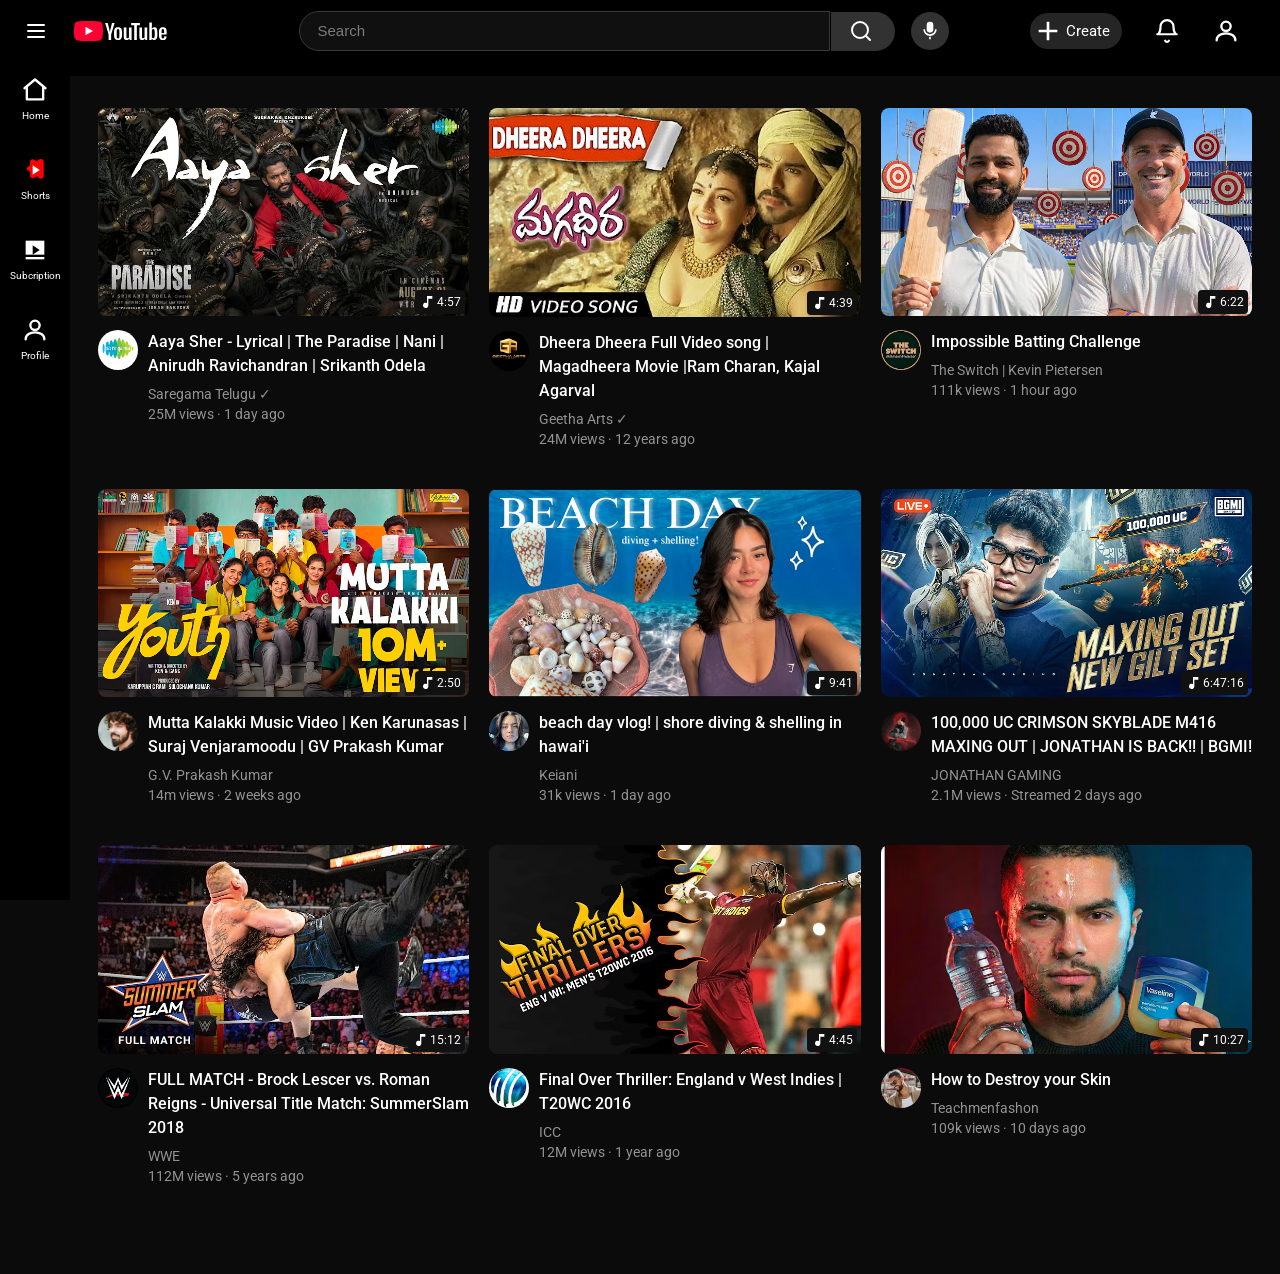
<file: index.html>
<!DOCTYPE html>
<html>
    <head>
        <title> youtube.com </title>
        <!-- Roboto Font -->
        <link rel="preconnect" href="https://fonts.googleapis.com">
        <link rel="preconnect" href="https://fonts.gstatic.com" crossorigin>
        <link href="https://fonts.googleapis.com/css2?family=Roboto:ital,wght@0,100..900;1,100..900&display=swap" rel="stylesheet">

        <link href="https://fonts.googleapis.com/css2?family=Roboto:wght@400;500;700&display=swap" rel="stylesheet">

        <!-- style sheet relations -->
        <!-- <link rel="stylesheet" href="youtube.css"> -->
        <link rel="stylesheet" href="styles/general.css">
        <link rel="stylesheet" href="styles/header.css">
        <link rel="stylesheet" href="styles/sidebar.css">
        <link rel="stylesheet" href="styles/video.css">

    </head>

    <body>

        <header class="header">
            <div class="left-section">
                <img class="humburger-menu-button" src="icons/humburger symbol.svg">
                <div class="youtube-logo-svg">
                    <svg xmlns="http://www.w3.org/2000/svg" id="yt-ringo2-svg_yt6" width="93" height="20" viewBox="0 0 93 20" focusable="false" aria-hidden="true" style="pointer-events: none; display: inherit; width: 100%; height: 100%;">
                    <g>
                        <path d="M14.4848 20C14.4848 20 23.5695 20 25.8229 19.4C27.0917 19.06 28.0459 18.08 28.3808 16.87C29 14.65 29 9.98 29 9.98C29 9.98 29 5.34 28.3808 3.14C28.0459 1.9 27.0917 0.94 25.8229 0.61C23.5695 0 14.4848 0 14.4848 0C14.4848 0 5.42037 0 3.17711 0.61C1.9286 0.94 0.954148 1.9 0.59888 3.14C0 5.34 0 9.98 0 9.98C0 9.98 0 14.65 0.59888 16.87C0.954148 18.08 1.9286 19.06 3.17711 19.4C5.42037 20 14.4848 20 14.4848 20Z" fill="#FF0033"></path>
                        <path d="M19 10L11.5 5.75V14.25L19 10Z" fill="white"></path>
                    </g>
                    <g id="youtube-paths_yt6" fill="white">
                        <path d="M37.1384 18.8999V13.4399L40.6084 2.09994H38.0184L36.6984 7.24994C36.3984 8.42994 36.1284 9.65994 35.9284 10.7999H35.7684C35.6584 9.79994 35.3384 8.48994 35.0184 7.22994L33.7384 2.09994H31.1484L34.5684 13.4399V18.8999H37.1384Z"></path>
                        <path d="M44.1003 6.29994C41.0703 6.29994 40.0303 8.04994 40.0303 11.8199V13.6099C40.0303 16.9899 40.6803 19.1099 44.0403 19.1099C47.3503 19.1099 48.0603 17.0899 48.0603 13.6099V11.8199C48.0603 8.44994 47.3803 6.29994 44.1003 6.29994ZM45.3903 14.7199C45.3903 16.3599 45.1003 17.3899 44.0503 17.3899C43.0203 17.3899 42.7303 16.3499 42.7303 14.7199V10.6799C42.7303 9.27994 42.9303 8.02994 44.0503 8.02994C45.2303 8.02994 45.3903 9.34994 45.3903 10.6799V14.7199Z"></path>
                        <path d="M52.2713 19.0899C53.7313 19.0899 54.6413 18.4799 55.3913 17.3799H55.5013L55.6113 18.8999H57.6012V6.53994H54.9613V16.4699C54.6812 16.9599 54.0312 17.3199 53.4212 17.3199C52.6512 17.3199 52.4113 16.7099 52.4113 15.6899V6.53994H49.7812V15.8099C49.7812 17.8199 50.3613 19.0899 52.2713 19.0899Z"></path>
                        <path d="M62.8261 18.8999V4.14994H65.8661V2.09994H57.1761V4.14994H60.2161V18.8999H62.8261Z"></path>
                        <path d="M67.8728 19.0899C69.3328 19.0899 70.2428 18.4799 70.9928 17.3799H71.1028L71.2128 18.8999H73.2028V6.53994H70.5628V16.4699C70.2828 16.9599 69.6328 17.3199 69.0228 17.3199C68.2528 17.3199 68.0128 16.7099 68.0128 15.6899V6.53994H65.3828V15.8099C65.3828 17.8199 65.9628 19.0899 67.8728 19.0899Z"></path>
                        <path d="M80.6744 6.26994C79.3944 6.26994 78.4744 6.82994 77.8644 7.73994H77.7344C77.8144 6.53994 77.8744 5.51994 77.8744 4.70994V1.43994H75.3244L75.3144 12.1799L75.3244 18.8999H77.5444L77.7344 17.6999H77.8044C78.3944 18.5099 79.3044 19.0199 80.5144 19.0199C82.5244 19.0199 83.3844 17.2899 83.3844 13.6099V11.6999C83.3844 8.25994 82.9944 6.26994 80.6744 6.26994ZM80.7644 13.6099C80.7644 15.9099 80.4244 17.2799 79.3544 17.2799C78.8544 17.2799 78.1644 17.0399 77.8544 16.5899V9.23994C78.1244 8.53994 78.7244 8.02994 79.3944 8.02994C80.4744 8.02994 80.7644 9.33994 80.7644 11.7299V13.6099Z"></path>
                        <path d="M92.6517 11.4999C92.6517 8.51994 92.3517 6.30994 88.9217 6.30994C85.6917 6.30994 84.9717 8.45994 84.9717 11.6199V13.7899C84.9717 16.8699 85.6317 19.1099 88.8417 19.1099C91.3817 19.1099 92.6917 17.8399 92.5417 15.3799L90.2917 15.2599C90.2617 16.7799 89.9117 17.3999 88.9017 17.3999C87.6317 17.3999 87.5717 16.1899 87.5717 14.3899V13.5499H92.6517V11.4999ZM88.8617 7.96994C90.0817 7.96994 90.1717 9.11994 90.1717 11.0699V12.0799H87.5717V11.0699C87.5717 9.13994 87.6517 7.96994 88.8617 7.96994Z"></path>
                    </g>
                    </svg>
                </div> 
            </div>
            <div class="middle-section">
                <input class="searchbar" type="text" placeholder="Search">
                <button class="search-icon-button">
                    <img class="search-icon" src="icons/search icon.svg">
                    <div class="tooltip"> Search </div>
                </button>
                <button class="mic-icon-button">
                    <img class="mic-icon" src="icons/mic icon svg.svg">
                    <div class="tooltip"> Search with your voice </div>
                </button>
            </div>
            <div class="right-section">
                <div class="create-section">
                    <img class="create-button" src="icons/create plus icon.svg">
                    <span class="create"> Create </span>
                </div>
                
                <div class="notification-icon-button">
                    <img  class="notification-icon" src="icons/notification icon  2.svg">
                    <div class="tooltip"> Notifications </div>
                </div>
                <img  class="profile-icon" src="icons/profile 2.svg">
            </div>
        </header>

        <!-- nav -->
        <nav class="sidebar">
            <div class="button-1">
                <img class="sidebar-icon" src="icons/home 2.svg">
                Home
            </div>
            <div class="button-1">
                <img class="sidebar-icon" src="icons/shorts icon.svg">
                Shorts
            </div>
            <div class="button-1">
                <img class="sidebar-icon"  src="icons/subscription icon.svg">
                Subcription
            </div>
            <div class="button-1">
                <img class="sidebar-icon"  src="icons/profile 2.svg">
                Profile
            </div>
        </nav>

        <!-- video Grid -->
        <main>

        <div class="video-grid">
            <div class="video-preview">
                <div class="video-image">
                    <img class="channel-picture" src="images/AyaaSher.avif" alt="Profile-picture">
                    <div class="video-time"> <img class="video-length" src="icons/muxic icon.svg"> 4:57 </div>
                </div>
                <div class="video-info-grid">
                    <div class="channel-profile">
                        <img class="channel-profile-picture" src="images/ayasherProfile.jpg">
                    </div>
                    <div class="video-info">
                        <p class="video-title"> Aaya Sher - Lyrical | The Paradise | Nani | Anirudh Ravichandran | Srikanth Odela
                        </p>
                        <p class="video-author"> Saregama Telugu <span class="checkmark">&checkmark;</span></p>
                        <p class="video-stats"> 25M views &middot; 1 day ago </p>
                    </div>
                </div>
            </div>

            <div class="video-preview">
                <div class="video-image">
                    <img class="channel-picture" src="images/Magadheera.jpg" alt="Profile-picture">
                    <div class="video-time"> <img class="video-length" src="icons/muxic icon.svg"> 4:39 </div>
                </div>
                <div class="video-info-grid">
                    <div>
                        <img class="channel-profile-picture" src="images/magadheeraprofile.jpg">
                    </div>
                    <div class="video-info">
                        <p class="video-title"> Dheera Dheera Full Video song | Magadheera Movie |Ram Charan, Kajal Agarval
                        </p>
                        <p class="video-author"> Geetha Arts <span class="checkmark">&checkmark;</span></p>
                        <p class="video-stats"> 24M views &middot; 12 years ago </p>
                    </div>
                </div>
            </div>

            <div class="video-preview">
                <div class="video-image">
                    <img class="channel-picture" src="images/Rohit.avif">
                    <div class="video-time"> <img class="video-length" src="icons/muxic icon.svg"> 6:22 </div>
                </div>
                <div class="video-info-grid">
                    <div class="channel-profile">
                        <img class="channel-profile-picture" src="images/rohitProfile.jpg">
                    </div>
                    <div class="video-info">
                        <p class="video-title"> Impossible Batting Challenge </p>
                        <p class="video-author"> The Switch | Kevin Pietersen </p>
                        <p class="video-stats"> 111k views &middot; 1 hour ago </p>
                    </div>
                </div>
            </div>
            
            <!-- main Vertical div -->
            <div class="video-preview">
                <!-- inside first vertical layout div -->
                <div class="video-image">
                    <img class="channel-picture" src="images/MuttaKalaki.avif">
                    <div class="video-time"> <img class="video-length" src="icons/muxic icon.svg"> 2:50 </div>
                </div>
                <!-- inside second vertical layout div -->
                <div class="video-info-grid">
                    <!-- in second vertical layout first Horizontal div -->
                    <div class="channel-profile">
                        <img class="channel-profile-picture" src="images/muttaprofile.jpg">
                    </div>
                    <!-- in second vertical layout second Horizontal div -->
                    <div class="video-info">
                        <p class="video-title"> Mutta Kalakki Music Video | Ken Karunasas | Suraj Venjaramoodu | GV Prakash Kumar </p>
                        <p class="video-author"> G.V. Prakash Kumar </p>
                        <p class="video-stats"> 14m views &middot; 2 weeks ago</p>
                    </div>
                </div>
            </div>

            <div>
                <div class="video-image">
                    <img class="channel-picture" src="images/Keoni.avif">
                    <div class="video-time"> <img class="video-length" src="icons/muxic icon.svg"> 9:41 </div>
                </div>
                <div class="video-info-grid">
                    <div> 
                        <img class="channel-profile-picture" src="images/KeoniProfile.jpg">  
                    </div>
                    <div>
                        <p class="video-title"> beach day vlog! | shore diving & shelling in hawai'i </p>
                        <p class="video-author"> Keiani </p>
                        <p class="video-stats"> 31k views &middot; 1 day ago </p>
                    </div>
                </div>
            </div>

            <div>
                <div class="video-image">
                    <img class="channel-picture" src="images/jonny.avif">
                    <div class="video-time"> <img class="video-length" src="icons/muxic icon.svg"> 6:47:16 </div>
                </div>
                <div class="video-info-grid">
                    <div><img class="channel-profile-picture" src="images/jonnyProfile.jpg">
                    </div>
                    <div class="video-info">
                        <p class="video-title"> 100,000 UC CRIMSON SKYBLADE M416 MAXING OUT | JONATHAN IS BACK!! | BGMI! </p>
                        <p class="video-author"> JONATHAN GAMING </p>
                        <p class="video-stats"> 2.1M views &middot; Streamed 2 days ago </p>
                    </div>
                </div>
            </div>

            <div>
                <div class="video-image">
                    <img class="channel-picture" src="images/SummerSlam.avif">
                    <div class="video-time"> <img class="video-length" src="icons/muxic icon.svg"> 15:12 </div>
                </div>
                <div class="video-info-grid">
                    <div><img class="channel-profile-picture" src="images/wweProfile.jpg">
                    </div>
                    <div class="video-info">
                        <p class="video-title"> FULL MATCH - Brock Lescer vs. Roman Reigns - Universal Title Match: SummerSlam 2018 </p>
                        <p class="video-author"> WWE </p>
                        <p class="video-stats"> 112M views &middot; 5 years ago </p>
                    </div>
                </div>
            </div>

            <div>
                <div class="video-image">
                    <img class="channel-picture" src="images/ICcWi.avif">
                    <div class="video-time"> <img class="video-length" src="icons/muxic icon.svg"> 4:45 </div>
                </div>
                <div class="video-info-grid">
                    <div><img class="channel-profile-picture" src="images/ICCprofile.jpg">
                    </div>
                    <div class="video-info">
                        <p class="video-title"> Final Over Thriller: England v West Indies | T20WC 2016 </p>
                        <p class="video-author"> ICC </p>
                        <p class="video-stats"> 12M views &middot; 1 year ago </p>
                    </div>
                </div>
            </div>

            <div>
                <div class="video-image">
                    <img class="channel-picture" src="images/Fashion.avif">
                    <div class="video-time"> <img class="video-length" src="icons/muxic icon.svg"> 10:27 </div>
                </div>
                <div class="video-info-grid">
                    <div><img class="channel-profile-picture" src="images/fashionprofile.jpg">
                    </div>
                    <div class="video-info">
                        <p class="video-title"> How to Destroy your Skin </p>
                        <p class="video-author"> Teachmenfashon </p>
                        <p class="video-stats"> 109k views &middot; 10 days ago </p>
                    </div>
                </div>
            </div>
        </div>

        </main>

    </body>
</html>
</file>
<file: styles/general.css>
body {
    font-family: Roboto, Arial;
    background-color: rgb(12, 11, 11);
    color: white;
    padding-bottom: 80px;
}

p {
    margin-top: 0;
    margin-bottom: 0;
}
</file>
<file: styles/header.css>
.header {
    display: flex;
    height: 70px;
    justify-content: space-between;
    align-items: center;
    padding-bottom: 10px;

    position: fixed;
    top: -10px;
    left: 0;
    right: 0;
    background-color: black;
    margin-top: 6px;

    z-index: 100;
}

.left-section {
    display: flex;
    align-items: center;
    justify-content: space-between;
    margin-left: 24px;
    gap: 26px;
    margin-right: 90px;
}

.humburger-menu-button {
    height: 24px;
    width: 24px;
}

.middle-section {
    max-width: 650px;
    margin-right: 40px;
    display: flex;
    align-items: center;
    flex: 1;
}

.searchbar {
    background-color: black;
    color: white;
    display: flex;
    flex: 1;

    width: 0;
    height: 36px;
    font-size: 16px;
    border-top-left-radius: 50px;
    border-bottom-left-radius: 50px;
    border-width: 1px;
    border-style: solid;
    border-color: rgb(57, 57, 57);
    background-color: rgb(17, 16, 16);
    padding-left: 18px;

    border-right: 1px solid rgb(57, 57, 57);
}

.searchbar::placeholder {
    color: rgb(123, 123, 123);
    font-size: 15px;
}

.search-icon-button,
.mic-icon-button {
    height: 43px;
    width: 66px;
    background-color: rgb(50, 50, 50);
    border-bottom-right-radius: 40px;
    border-top-right-radius: 40px;
    border-style: solid;
    cursor: pointer;

    position: relative;

    display: flex;
    align-items: center;
    justify-content: center;

    border-left: none;
    margin-left: 1px;
}

.notification-icon-button {
    position: relative;
    display: flex;
    align-items: center;
    justify-content: center;
}

.search-icon-button .tooltip,
.mic-icon-button .tooltip,
.notification-icon-button .tooltip {
    position: absolute;

    color: rgb(255, 255, 255);
    background-color: rgb(34, 31, 31);
    font-size: 12px;
    padding: 4px;
    border-radius: 2px;
    bottom: -30px;
    opacity: 0;
    transition: opacity 0.15s; 
    pointer-events: none;

    display: flex;
    justify-content: center;
    align-items: center;
    white-space: nowrap;
}

.search-icon-button:hover .tooltip,
.mic-icon-button:hover .tooltip,
.notification-icon-button:hover .tooltip {
    opacity: 1;
}

.search-icon {
    height: 24px;
    width: 30px;
    padding-right: 4px;
}

.mic-icon-button {
    height: 38px;
    width: 38px;
    background-color: rgb(50, 50, 50);
    border: none;
    border-radius: 60px;
    cursor: pointer;
    margin-left: 14px; 

    display: flex;
    align-items: center;
    justify-content: center;
}

.mic-icon {
    height: 20px;
}

.right-section {
    width: 250px;
    display: flex;
    align-items: center;
    justify-content: space-between;
    flex-shrink: 0;
}

.create-section {
    display: flex;
    align-items: center;
    background-color: rgb(38, 37, 37);
    width: 88px;
    border-radius: 100px;
    cursor: pointer;
    padding: 2px;
}

.create-button {
    height: 32px;
    margin-right: 2px;
}

.create {
    font-size: 15px;
}

.notification-icon {
    height: 26px;
    width: 36px;
    cursor: pointer;
}

.profile-icon {
    margin-right: 40px;
    height: 28px;
    cursor: pointer;
}
</file>
<file: styles/sidebar.css>
.sidebar{
    display: flex;
    flex-direction: column;
    width: 70px;
    background-color: rgb(0, 0, 0);
    position: fixed;
    top: 66px;
    left: 0;
    bottom: 0;
    cursor: pointer;
    z-index: 200;

    /* border-right-width: 1px;
    border-right-style: solid;
    border-right-color: rgb(35, 35, 35); */
}

.button-1 {
    width: 70px;
    height: 70px;
    font-size: 10px;
    padding-top: 10px;
    
    display: flex;
    flex-direction: column;
    align-items : center;
}

.sidebar-icon {
    height: 28px;
    width: 40px;
    margin-bottom: 6px;
}
</file>
<file: styles/video.css>
/* video-grid CSS */
.video-grid {
    display: grid;
    grid-template-columns: 1fr 1fr 1fr;
    column-gap: 20px;
    row-gap: 40px;

    padding-top: 100px;
    padding-left: 90px;
    padding-right: 20px;
}

@media (max-width: 750px) {
    .video-grid {
        grid-template-columns: 1fr;
    }
}

@media (min-width: 751px) and (max-width: 1199px) {
    .video-grid {
        grid-template-columns: 1fr 1fr ;
    }
}

@media (min-width: 1200px) {
    .video-grid {
        grid-template-columns: 1fr 1fr 1fr ;
    }
}

.channel-picture {
    width: 100%;
    margin-bottom: 10px;   
    border-radius: 8px;
}

.video-image {
    position: relative;
}

.video-time {
    display: flex;
    align-items: center;
    position: absolute;
    right: 4px;
    bottom: 16px;
    background-color: rgb(18, 17, 17);
    padding: 4px;
    font-size: 12px;
    border-radius: 4px;
}

.video-length{
    height: 16px;
    margin-right: 2px;
}

.video-info-grid {
    display: grid;
    grid-template-columns: 50px 1fr;
}

.channel-profile-picture {
    width: 40px;
    border-radius: 50px;
}

.video-title {
    font-size: 16px;
    font-weight: 500;
    line-height: 24px;
    margin-bottom: 6px;
}

.video-author,
.video-stats {
    font-size: 14px;
    color: rgb(146, 146, 146);
    line-height: 20px;
}
</file>
